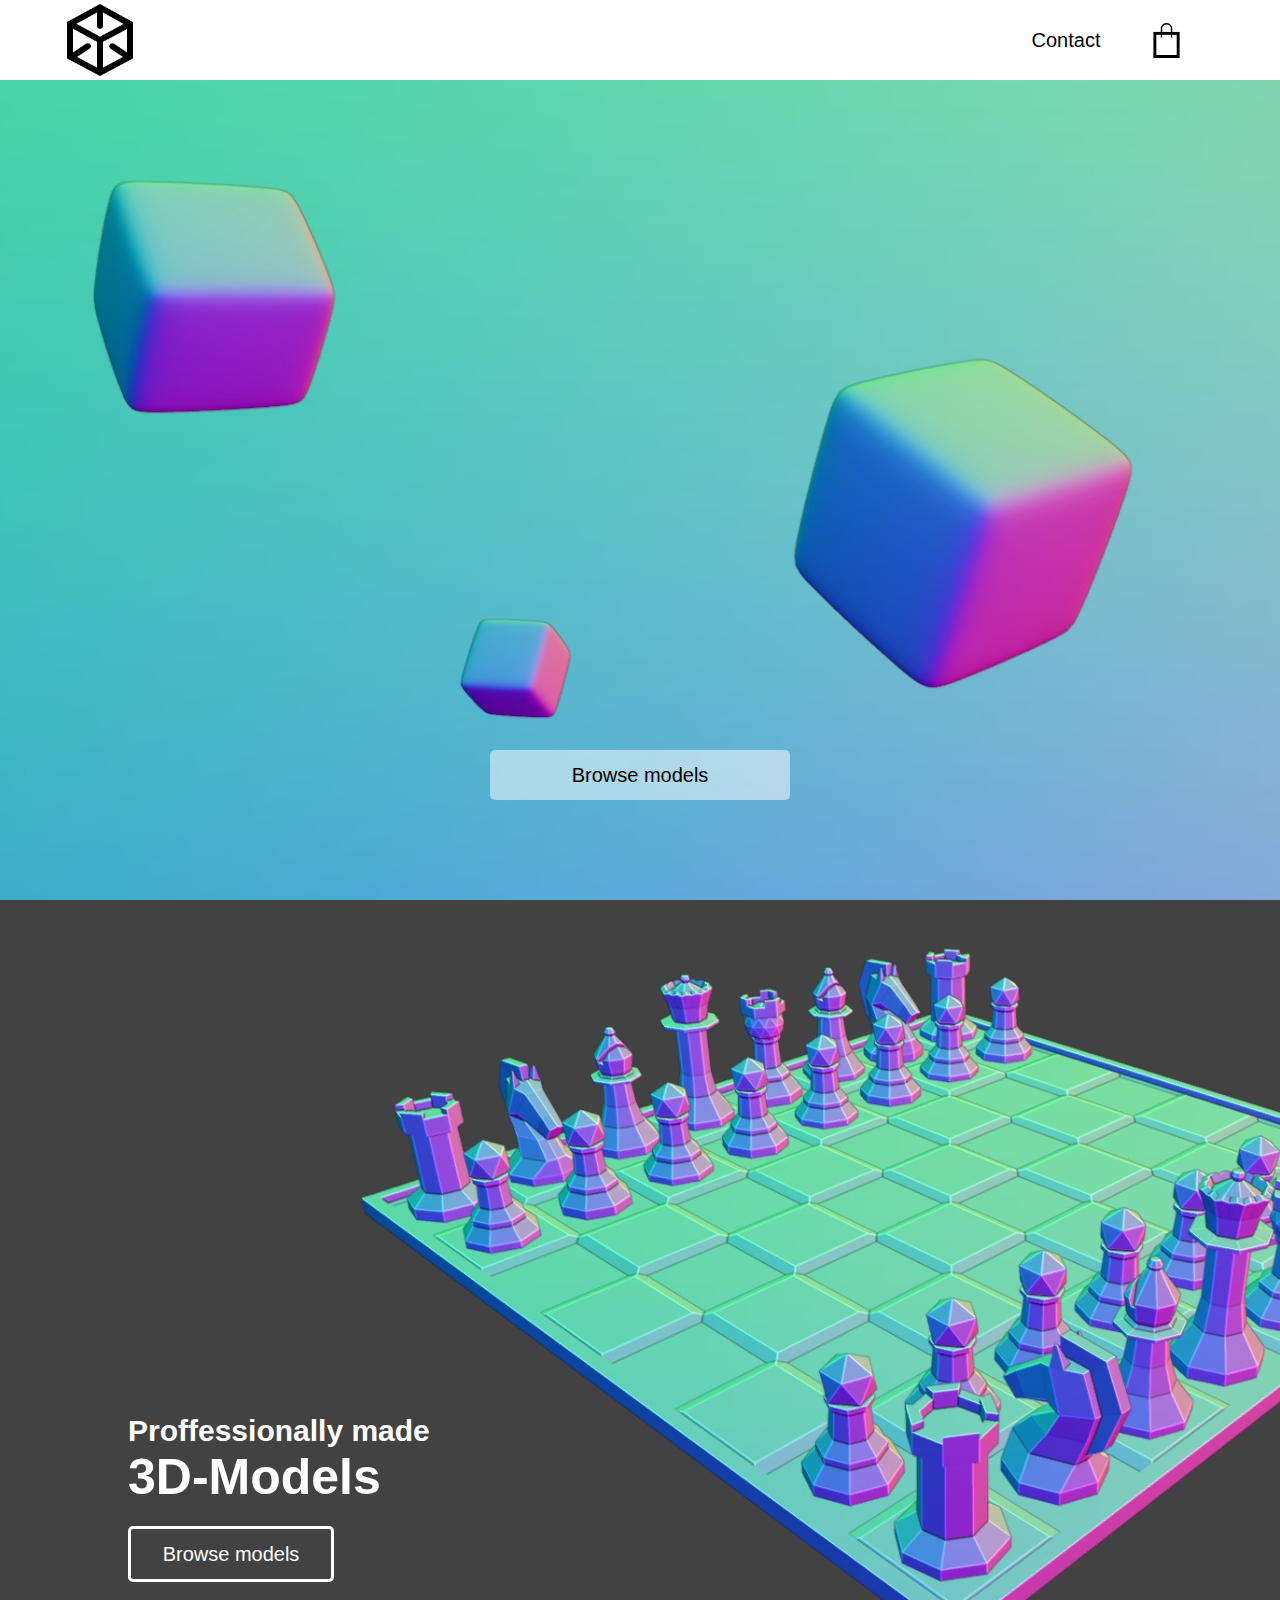
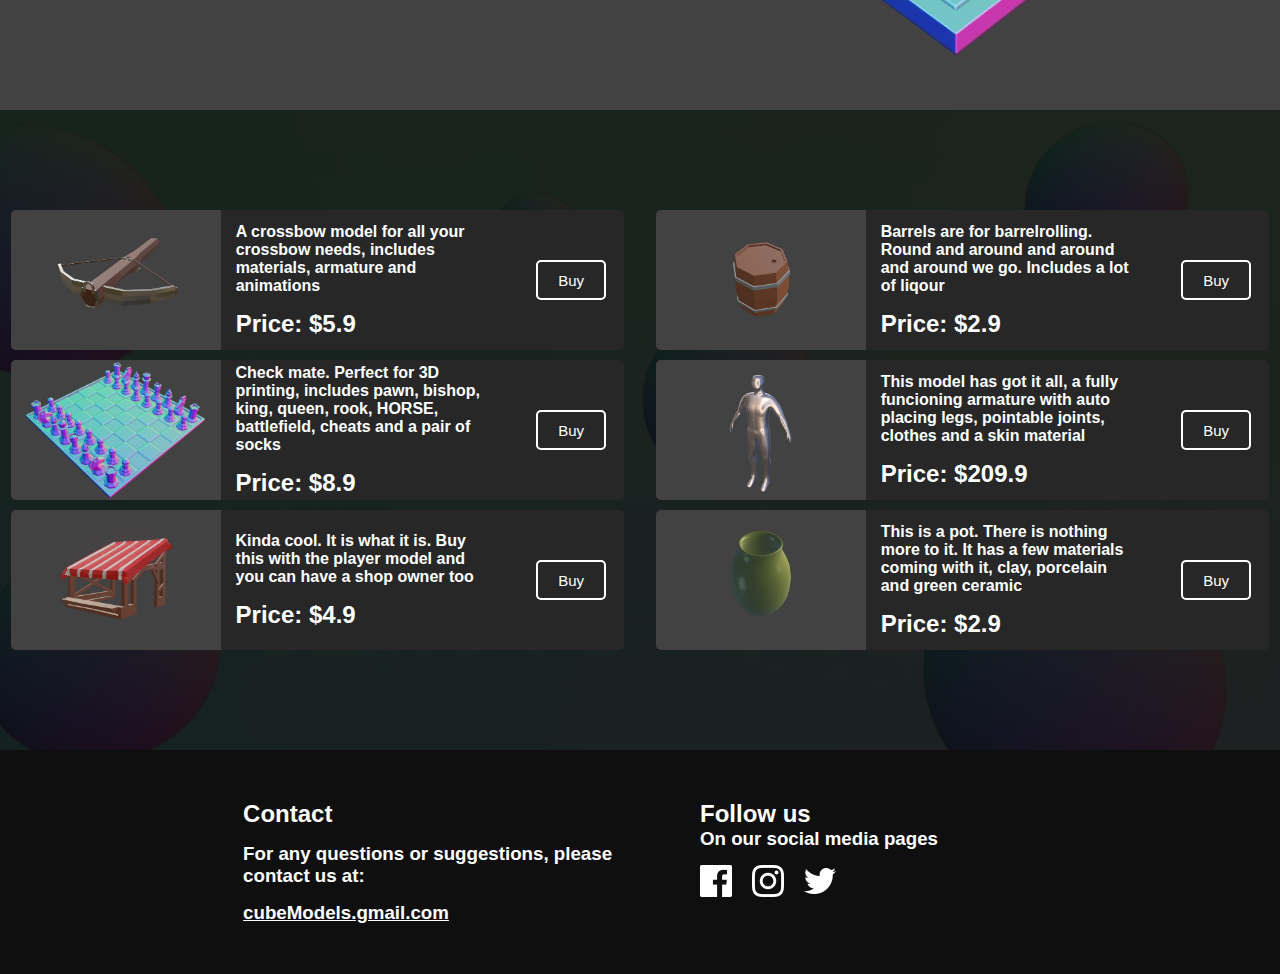
<file: index.html>
<!DOCTYPE html>
<html lang="en">
<head>
    <meta charset="UTF-8">
    <meta http-equiv="X-UA-Compatible" content="IE=edge">
    <meta name="viewport" content="width=device-width, initial-scale=1.0">
    <title>Cube Shop</title>
    <link rel="stylesheet" href="styles.css">
    <script src="code.js"></script>
</head>
<body>

    <div id="header" style="height: 80px;">
        <div class="innerHeader">
            <div class="logoContainer">
                <img src="images/logo.png" class="logo" alt="logo">
            </div> 
            <nav class="navigationContainer">
                <a href="#contactPage" style="color: black;" class="nav3">Contact</a>
                <i style="color: black;" class="nav4" id="cart-icon" onclick="openCart(), updateTotal()"><img src="images/cart.png" alt="cart" style="height: 35px;"></i>
            </nav>
        </div>
    </div>

    <div id="cart">
        <div class="closeCartDiv">
            <i id="closeCart"><img src="images/close.png" alt="close cart" onclick="closeCart()" class="closeIcon"></i>
        </div>
        <div class="cartTitle">
            <h1>Your Cart</h1>
        </div>
        <div class="cartContent"> 
        </div>
        <div class="total">
            <div class="totalTitle" id="totalPrice">Total</div>
            <div class="totalPrice">$0</div>
        </div>
        <button type="button" class="btnBuy">Buy Now</button>
    </div>
    
    <div class="p1Container">
        <div class="p1Buttons">
            <nav>
                <a href="#productPage" class="button1" style="color: black;">Browse models</a>
            </nav>
            
        </div>
    </div>

    <div class="p2Container">
        <div class="p2Items">
            <h3 class="p2Text">Proffessionally made<br><span>3D-Models</span></h3>
            <a href="#productPage" class="button2" style="color: white;">Browse models</a>
        </div>
    </div>

    <div class="p3Container">
        <div class="p3Bg">
            <a href="productPage"></a>
            <section id="productPage">
                <div class="p3Items">

                    <div class="product">

                        <div class="productBoxL">
                                <img src="images/armborstPic.jpg" class="itemPic shopItemImage" alt="crossbow">
                                <div class="shopItemTitle" style="display: none;">crossbow</div>
                                <div class="productInfo">
                                    <h4>A crossbow model for all your crossbow needs, includes materials, armature and animations</h4>
                                    <h2>Price: <span class="shopItemPrice">$5.9</span></h2>
                                </div>
                        </div>
                        <div class="productBoxR">
                            <button class="shopButton addToCart">Buy</button>
                        </div>
                    </div>
                    <div class="product">
                        <div class="productBoxL">
                                <img src="images/BarrelPic.jpg" class="itemPic shopItemImage" alt="barrel">
                                <div class="shopItemTitle" style="display: none;">barrel</div>
                                <div class="productInfo">
                                    <h4>Barrels are for barrelrolling. Round and around and around and around we go. Includes a lot of liqour</h4>
                                    <h2>Price: <span class="shopItemPrice">$2.9</span></h2>
                                </div>
                        </div>
                        <div class="productBoxR">
                            <button class="shopButton addToCart">Buy</button>
                        </div>
                    </div>
                    <div class="product">
                        <div class="productBoxL">
                                <img src="images/chessPic2.jpg" class="itemPic shopItemImage" alt="chess">
                                <div class="shopItemTitle" style="display: none;">chess</div>
                                <div class="productInfo">
                                    <h4>Check mate. Perfect for 3D printing, includes pawn, bishop, king, queen, rook, HORSE, battlefield, cheats and a pair of socks</h4>
                                    <h2>Price: <span class="shopItemPrice">$8.9</span></h2>
                                </div>
                        </div>
                        <div class="productBoxR">
                            <button class="shopButton addToCart">Buy</button>
                        </div>
                    </div>
                    <div class="product">
                        <div class="productBoxL">
                                <img src="images/Human2.jpg" class="itemPic shopItemImage" alt="human">
                                <div class="shopItemTitle" style="display: none;">human</div>
                                <div class="productInfo">
                                    <h4>This model has got it all, a fully funcioning armature with auto placing legs, pointable joints, clothes and a skin material</h4>
                                    <h2>Price: <span class="shopItemPrice">$209.9</span></h2>
                                </div>
                        </div>
                        <div class="productBoxR">
                            <button class="shopButton addToCart">Buy</button>
                        </div>
                    </div>
                    <div class="product">
                        <div class="productBoxL">
                                <img src="images/shopPic2.jpg" class="itemPic shopItemImage" alt="shop front">
                                <div class="shopItemTitle" style="display: none;">shop front</div>
                                <div class="productInfo">
                                    <h4>Kinda cool. It is what it is. Buy this with the player model and you can have a shop owner too</h4>
                                    <h2>Price: <span class="shopItemPrice">$4.9</span></h2>
                                </div>
                        </div>
                        <div class="productBoxR">
                            <button class="shopButton addToCart">Buy</button>
                        </div>
                    </div>
                    <div class="product">
                        <div class="productBoxL">
                                <img src="images/potPic.jpg" class="itemPic shopItemImage" alt="pot">
                                <div class="shopItemTitle" style="display: none;">pot</div>
                                <div class="productInfo">
                                    <h4>This is a pot. There is nothing more to it. It has a few materials coming with it, clay, porcelain and green ceramic</h4>
                                    <h2>Price: <span class="shopItemPrice">$2.9</span></h2>
                                </div>
                        </div>
                        <div class="productBoxR">
                            <button class="shopButton addToCart">Buy</button>
                        </div>
                    </div>
                </div>
            </section>
        </div>
    </div>

    <section id="contactPage">
        <div class="contactContainer">
            <div class="contactBox">
                <h2>Contact</h2>
                <h3>For any questions or suggestions, please contact us at:</h3>
                <h3> <a href="mailto:cubeModels.gmail.com" style="color:white;text-decoration:underline;">cubeModels.gmail.com</a></h3>
            </div>
            <div class="socialMediaBox">
                <h2>Follow us</h2>
                <h3>On our social media pages</h3>
                <div class="socialMedia">
                    <a href="https://www.facebook.com/"><img src="images/facebook.png" class="socialMediaIcon" alt="facebook"></a>
                    <a href="https://www.instagram.com/"><img src="images/instagram.png" class="socialMediaIcon" alt="instagram"></a>
                    <a href="https://www.twitter.com/"><img src="images/twitter.png" class="socialMediaIcon" alt="twitter"></a>
                </div>
            </div>
        </div>
    </section>
</body>
</html>
</file>
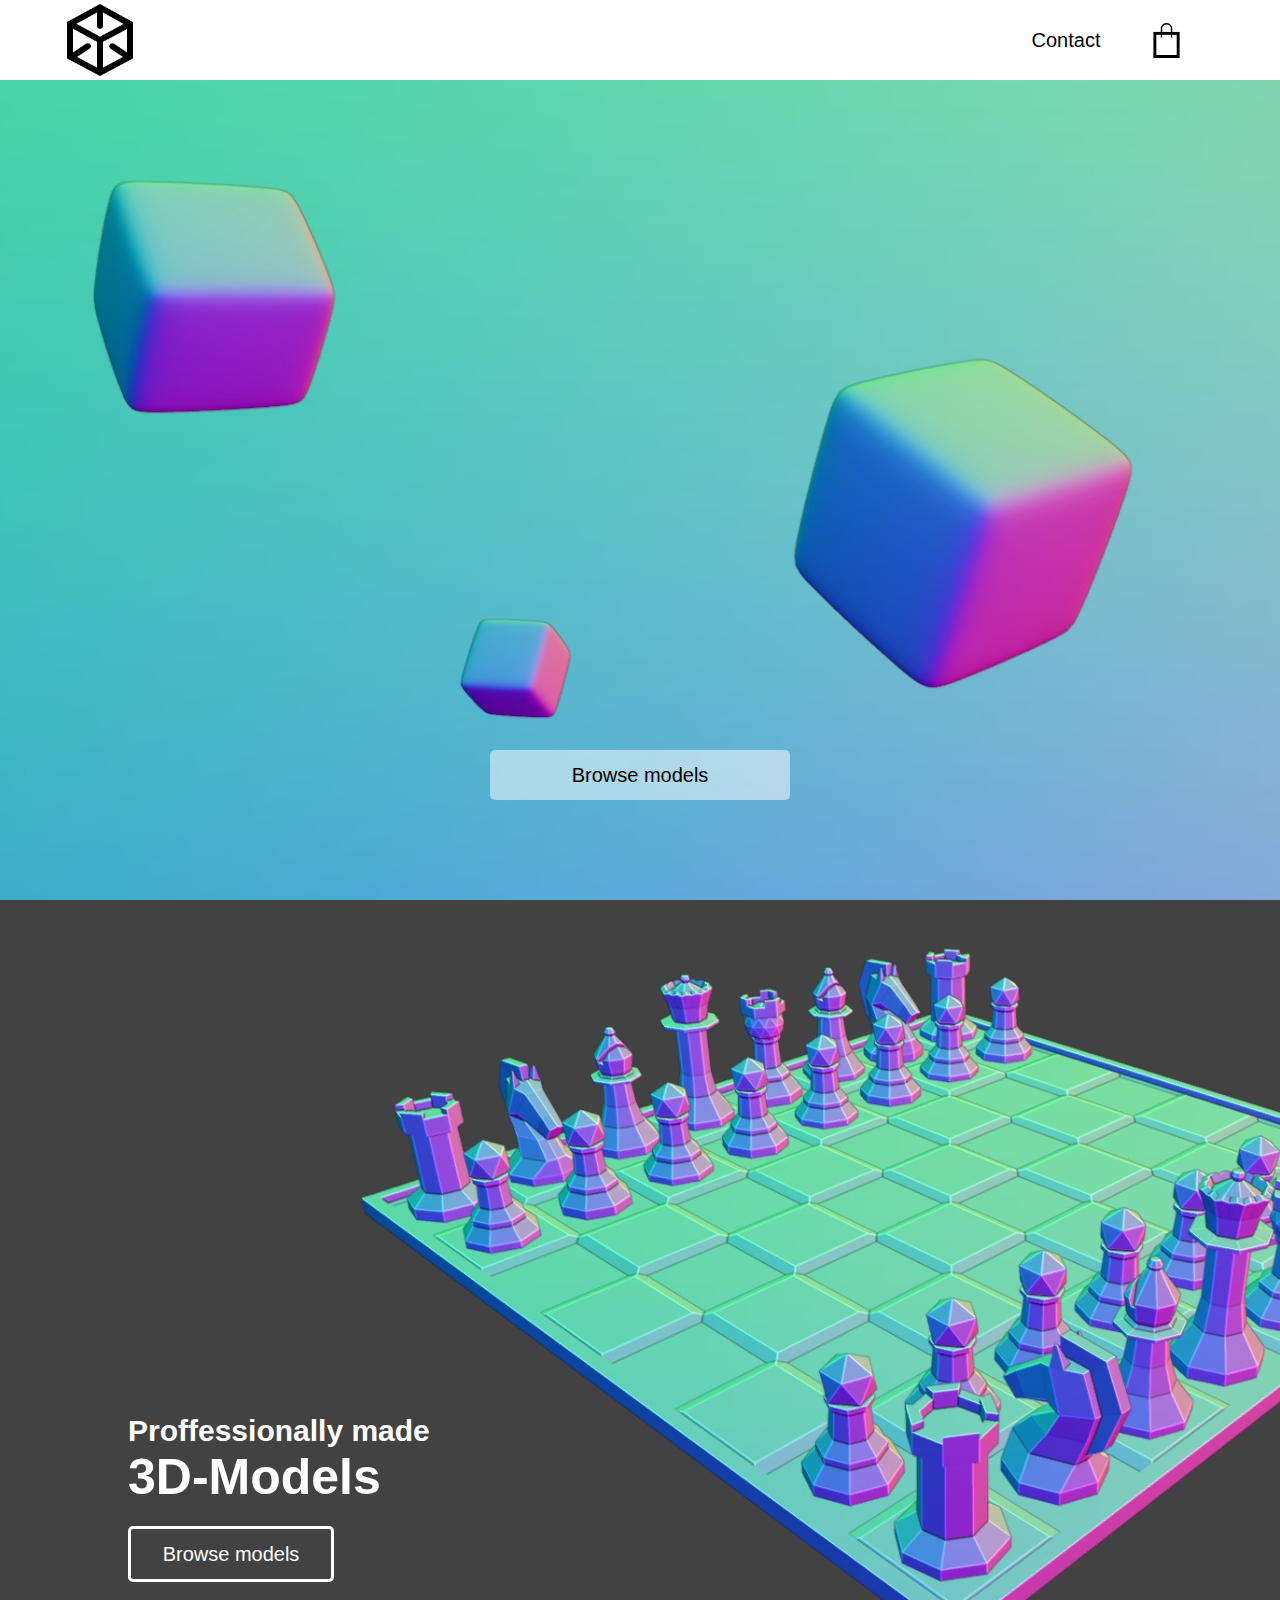
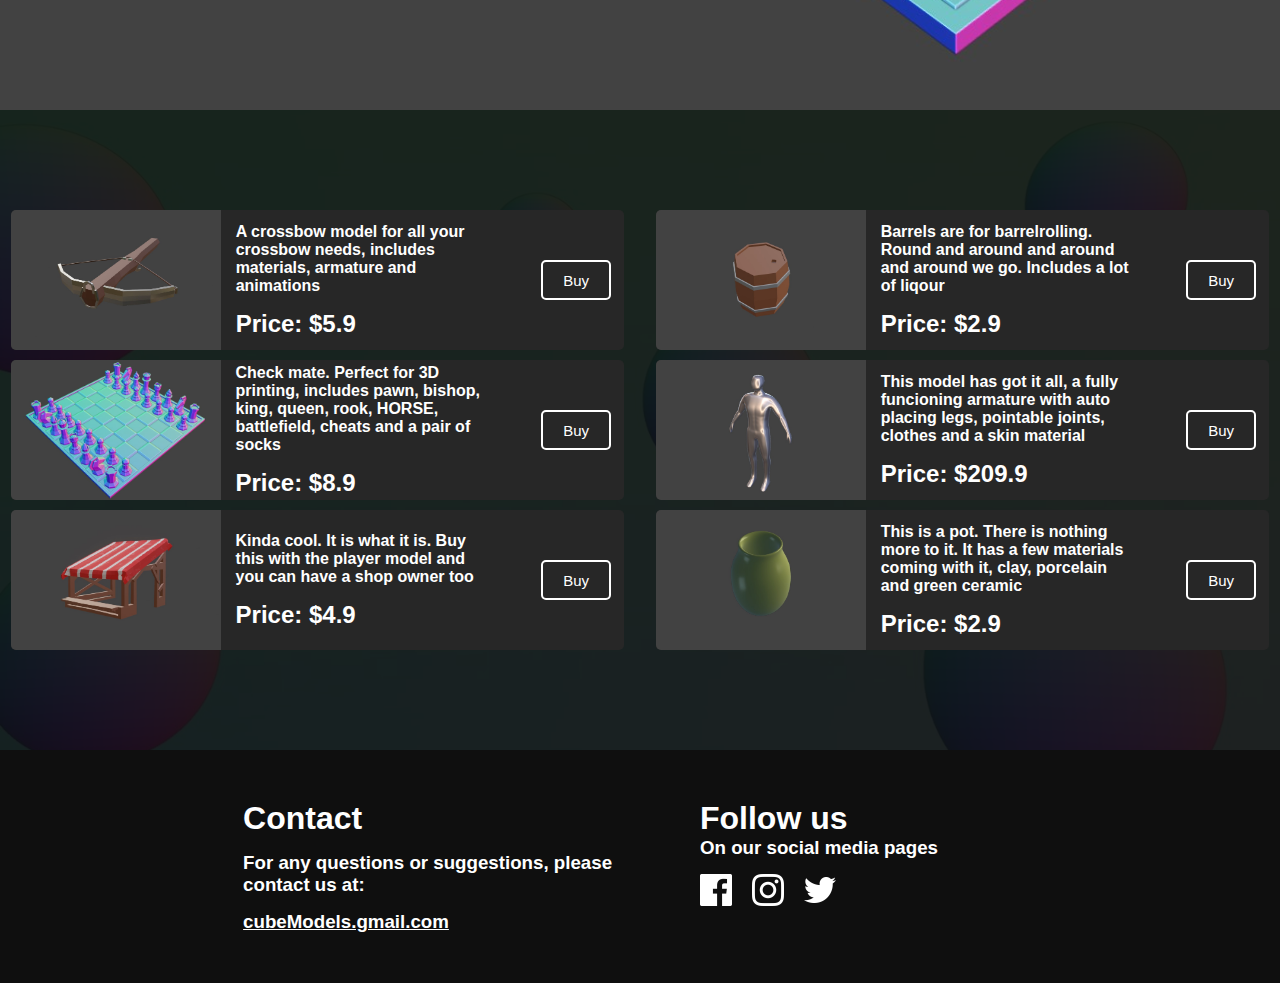
<file: 3D-model hemsida/index.html>
<!DOCTYPE html>
<html lang="en">
<head>
    <meta charset="UTF-8">
    <meta http-equiv="X-UA-Compatible" content="IE=edge">
    <meta name="viewport" content="width=device-width, initial-scale=1.0">
    <title>Cube Shop</title>
    <link rel="stylesheet" href="styles.css">
    <script src="code.js"></script>
</head>
<body>

    <div id="header">
        <div class="innerHeader">
            <div class="logoContainer">
                <img src="images/logo.png" class="logo">
            </div> 
            <nav class="navigationContainer">
                <a href="#contactPage" style="color: black;" class="nav3">Contact</a>
                <i style="color: black;" class="nav4" id="cart-icon" onclick="openCart(), updateTotal()"><img src="images/cart.png" style="height: 35px;"></i>
            </nav>
        </div>
    </div>

    <div id="cart">
        <div class="closeCartDiv">
            <i id="closeCart"><img src="images/close.png"  onclick="closeCart()" class="closeIcon"></i>
        </div>
        <div class="cartTitle">
            <h1>Your Cart</h1>
        </div>
        <div class="cartContent"> 
        </div>
        <div class="total">
            <div class="totalTitle" id="totalPrice">Total</div>
            <div class="totalPrice">$0</div>
        </div>
        <button type="button" class="btnBuy">Buy Now</button>
    </div>
    
    <div class="p1Container">
        <div class="p1Buttons">
            <nav>
                <a href="#productPage" class="button1" style="color: black;">Browse models</a>
            </nav>
            
        </div>
    </div>

    <div class="p2Container">
        <div class="p2Items">
            <h3 class="p2Text">Proffessionally made<br><span>3D-Models</span></h3>
            <a href="#productPage" class="button2" style="color: white;">Browse models</a>
        </div>
    </div>

    <div class="p3Container">
        <div class="p3Bg">
            <section id="productPage">
                <div href="productPage" class="p3Items">

                    <div class="product">

                        <div class="productBoxL">
                                <img src="images/armborstPic.jpg" class="itemPic shopItemImage">
                                <div class="shopItemTitle" style="display: none;">crossbow</div>
                                <div class="productInfo">
                                    <h4>A crossbow model for all your crossbow needs, includes materials, armature and animations</h3>
                                    <h2>Price: <span class="shopItemPrice">$5.9</span></h2>
                                </div>
                        </div>
                        <div class="productBoxR">
                            <button class="shopButton addToCart">Buy</button>
                        </div>
                    </div>
                    <div class="product">
                        <div class="productBoxL">
                                <img src="images/BarrelPic.jpg" class="itemPic shopItemImage">
                                <div class="shopItemTitle" style="display: none;">barrel</div>
                                <div class="productInfo">
                                    <h4>Barrels are for barrelrolling. Round and around and around and around we go. Includes a lot of liqour</h3>
                                    <h2>Price: <span class="shopItemPrice">$2.9</span></h2>
                                </div>
                        </div>
                        <div class="productBoxR">
                            <button class="shopButton addToCart">Buy</button>
                        </div>
                    </div>
                    <div class="product">
                        <div class="productBoxL">
                                <img src="images/chessPic2.jpg" class="itemPic shopItemImage">
                                <div class="shopItemTitle" style="display: none;">chess</div>
                                <div class="productInfo">
                                    <h4>Check mate. Perfect for 3D printing, includes pawn, bishop, king, queen, rook, HORSE, battlefield, cheats and a pair of socks</h3>
                                    <h2>Price: <span class="shopItemPrice">$8.9</span></h2>
                                </div>
                        </div>
                        <div class="productBoxR">
                            <button class="shopButton addToCart">Buy</button>
                        </div>
                    </div>
                    <div class="product">
                        <div class="productBoxL">
                                <img src="images/Human2.jpg" class="itemPic shopItemImage">
                                <div class="shopItemTitle" style="display: none;">human</div>
                                <div class="productInfo">
                                    <h4>This model has got it all, a fully funcioning armature with auto placing legs, pointable joints, clothes and a skin material</h3>
                                    <h2>Price: <span class="shopItemPrice">$209.9</span></h2>
                                </div>
                        </div>
                        <div class="productBoxR">
                            <button class="shopButton addToCart">Buy</button>
                        </div>
                    </div>
                    <div class="product">
                        <div class="productBoxL">
                                <img src="images/shopPic2.jpg" class="itemPic shopItemImage">
                                <div class="shopItemTitle" style="display: none;">shop front</div>
                                <div class="productInfo">
                                    <h4>Kinda cool. It is what it is. Buy this with the player model and you can have a shop owner too</h3>
                                    <h2>Price: <span class="shopItemPrice">$4.9</span></h2>
                                </div>
                        </div>
                        <div class="productBoxR">
                            <button class="shopButton addToCart">Buy</button>
                        </div>
                    </div>
                    <div class="product">
                        <div class="productBoxL">
                                <img src="images/potPic.jpg" class="itemPic shopItemImage">
                                <div class="shopItemTitle" style="display: none;">pot</div>
                                <div class="productInfo">
                                    <h4>This is a pot. There is nothing more to it. It has a few materials coming with it, clay, porcelain and green ceramic</h3>
                                    <h2>Price: <span class="shopItemPrice">$2.9</span></h2>
                                </div>
                        </div>
                        <div class="productBoxR">
                            <button class="shopButton addToCart">Buy</button>
                        </div>
                    </div>
                </div>
            </section>
        </div>
    </div>

    <section id="contactPage">
        <div class="contactContainer">
            <div class="contactBox">
                <h1>Contact</h1>
                <h3>For any questions or suggestions, please contact us at:</h3>
                <h3> <a href="mailto: cubeModels.gmail.com" style="color:white;text-decoration: underline;">cubeModels.gmail.com</a></h3>
            </div>
            <div class="socialMediaBox">
                <h1>Follow us</h1>
                <h3>On our social media pages</h3>
                <div class="socialMedia">
                    <a href="https://www.facebook.com/"><img src="images/facebook.png" class="socialMediaIcon"></a>
                    <a href="https://www.instagram.com/"><img src="images/instagram.png" class="socialMediaIcon"></a>
                    <a href="https://www.twitter.com/"><img src="images/twitter.png" class="socialMediaIcon"></a>
                </div>
            </div>
        </div>
    </section>
</body>
</html>
</file>
<file: styles.css>
* {
    margin:0;
    text-decoration: none;
    padding: 0;
    list-style: none;
    font-family: "Montserrat" , sans-serif;
    scroll-snap-type: y mandatory;
    scroll-behavior: smooth;
}

#header{
    display: flex;
    justify-content: center;
    width: 100%;
    height: 80px;
    position: fixed;
    background-color: white;

    transition: 0.1s;
}

.innerHeader{
    display: flex;
    width: 90%;
}

.logoContainer{
    display: flex;
    align-items: center;
}

.logo{
    height: 90%;
}

.navigationContainer{
    display: flex;
    justify-content: flex-end;
    align-items: center;
    width: 100%;
    font-size: 20px;
}

.nav1{
    display: flex;
    align-items: center;
    justify-content: center;
    background-color: white;
    width: 100px;
    height: 100%;
    transition-duration: 0.1s;
}
.nav1:hover{
    background-color: rgb(236, 236, 236);
}
.nav2{
    display: flex;
    align-items: center;
    justify-content: center;
    background-color: white;
    width: 100px;
    height: 100%;
    transition-duration: 0.1s;
}
.nav2:hover{
    background-color: rgb(236, 236, 236);
}
.nav3{
    display: flex;
    align-items: center;
    justify-content: center;
    background-color: white;
    width: 100px;
    height: 100%;
    transition-duration: 0.1s;
}
.nav3:hover{
    background-color: rgb(236, 236, 236);
}
.nav4{
    display: flex;
    align-items: center;
    justify-content: center;
    background-color: white;
    width: 100px;
    height: 100%;
    transition-duration: 0.1s;
    cursor: pointer;
}
.nav4:hover{
    background-color: rgb(236, 236, 236);
}


.p1Container{
    display: flex;
    flex-direction: column-reverse;
    width: 100%;
    height: 100vh;
    min-height: 500px;
    background-image: url("images/cubeBG.jpg");
    background-size: cover;
}

.p1Buttons{
    display: flex;
    justify-content: center;
    align-items: flex-end;
    padding-bottom: 100px;
}

.button1{
    display: flex;
    justify-content: center;
    align-items: center;
    border-radius: 5px;
    border: none;
    background-color: rgba(255, 255, 255, 0.5);
    height: 50px;
    width: 300px;
    cursor: pointer;
    font-size: 20px;
    transition-duration: 0.2s;
}
.button1:hover{
    background-color: rgb(255, 255, 255, 0.8);
}

.p1text{
    display: flex;
    flex-direction: column;
    justify-content: flex-start;
    align-items: flex-start;
    color: white;
    font-size: 30px;
    font-weight: bold;
}

.p2Container{
    display: flex;
    background-image: url("images/chessPic.jpg");
    background-size: cover;
    background-position: 80px;
    width: 100%;
    height: 90vh;
    min-height: 400px;
    align-items: flex-end;
}

.p2Items{
    padding-bottom: 10%;
    padding-left: 10%;
}
.p2Items span{
    font-size: 50px;
    font-weight: bold;
}
.p2Text{
    color: white;
    font-size: 30px;
}
.button2{
    display: flex;
    justify-content: center;
    align-items: center;
    border-radius: 5px;
    border: solid;
    border-color: white;
    background-color: rgba(0, 0, 0, 0);
    height: 50px;
    width: 200px;
    color: white;
    cursor: pointer;
    font-size: 20px;
    margin-top: 20px;
    transition-duration: 0.2s;
}
.button2:hover{
    background-color: rgba(255, 255, 255, 0.24);
}

.p3Container{
    display: flex;
    background-image: url("images/bg\ with\ spheres.jpg");
    background-size: cover;
    align-items: flex-end;
    width: 100%;
}

.p3Bg{
    display: flex;
    justify-content: center;
    align-items: center;
    width: 100%;
    height: 80%;
    padding-top: 100px;
    padding-bottom: 100px;
    background-color: rgba(16, 16, 16, 0.9);
}

.p3Items{
    display: flex;
    justify-content: space-around;
    width: 100%;
    gap: 10px;
    flex-wrap: wrap;
}

.product{
    display: flex;
    align-items: center;
    justify-content: space-between;
    padding-right: 1%;
    width: 45%;
    height: 140px;
    min-width: 600px;
    background-color: rgb(39, 39, 39);
    border-radius: 5px;
    gap: 5%;
    color: white;
}

.itemPic{
    height: 140px;
    border-top-left-radius: 5px;
    border-bottom-left-radius: 5px;
}

.productBoxL{
    display: flex;
    justify-content: flex-start;
    align-items: center;
    gap: 3%;
    width: 80%;
}

.productBoxR{
    display: flex;
    justify-content: flex-end;
    margin-right: 5px;
}

.productInfo{
    display: flex;
    flex-direction: column;
    gap: 15px;
}

.shopButton{
    display: flex;
    justify-content: center;
    align-items: center;
    border: solid;
    cursor: pointer;

    border-radius: 5px;
    border-width: 2px;
    height: 40px;
    width: 70px;
    font-size: 15px;

    background-color: rgba(0, 0, 0, 0);
    color: rgb(255, 255, 255);
    border-color: white;

    transition-duration: 0.2s;
}
.shopButton:hover{
    background-color: rgba(255, 255, 255, 0.24);
}

#cart{
    position: fixed;
    right: -100%;
    width: 30%;
    background-color: white;
    height: 100%;
    display: flex;
    flex-direction: column;
    box-shadow: -3px 0px 10px 0px rgba(0, 0, 0, 0.589);
    transition: 0.3s;
}

.cartTitle{
    display: flex;
    justify-content: center;
    padding-top: 50px;
    width: 100%;
}

.cartImg{
    height: 100px;
    padding-left: 10px;
}

.closeCartDiv{
    display: flex;
    justify-content: flex-end;
    width: 100%;
}

#closeCart{
    display: flex;
    padding-left: 100%;
}

.closeIcon{
    height: 30px;
    cursor: pointer;
}

.btnBuy{
    display: flex;
    justify-content: center;
    height: 50px;
    width: 100px;
}

.cartBox{
    display: flex;
    justify-content: flex-start;
    align-items: center;
    width: 100%;
    gap: 10px;
}

.cartContent{
    display: flex;
    gap: 10px;
    flex-direction: column;
    padding-top: 20px;
}

.detailBox{
    display: flex;
    flex-direction: column;
    width: 100%;
    height: 100%;
    gap: 10px;
}

.cartQuantity{
    width: 40px;
}

.cartPrice{
    font-weight: 600;
}

.cartRemove{
    padding-right: 10px;
    cursor: pointer;
    justify-self: flex-end;
}

.removeIcon{
    height: 30px;
}

.total{
    display: flex;
    justify-self: flex-end;
    justify-content: flex-end;
    width: 90%;
    gap: 10px;
    margin-right: 10px;
    margin-left: 10px;
    margin-top: 10px;
    padding-top: 5px;
    border-top: solid;
    border-top-width: 1.5px;
}

.trashImg{
    height: 40px;
}

.totalTitle{
    font-weight: 600;
}

.btnBuy{
    display: flex;
    justify-content: center;
    align-items: center;
    border-radius: 5px;
    background-color: rgb(228, 228, 228);
    height: 50px;
    width: 200px;
    color: rgb(0, 0, 0);
    cursor: pointer;
    font-size: 20px;
    margin-top: 20px;
    align-self: center;
    transition: 0.2s;
}
.btnBuy:hover{
    background-color: rgb(171, 255, 206);
}

.addedProduct{
    display:flex;
    width: 100%;
    justify-content: center;
    align-items: center;
    gap: 10px;
}
#contactPage{
    display: flex;
    justify-content: center;
    align-items: center;
    width: 100%;
    height: 100%;
    background-color: rgb(15, 15, 15);
    color: rgb(255, 255, 255);
}

.contactContainer{
    display: flex;
    padding-top: 50px;
    padding-bottom: 50px;
    padding-left: 20px;
    padding-right: 20px;
    gap: 10px;
}

.contactBox{
    display: flex;
    flex-direction: column;
    gap: 15px;
    width: 50%;
}

.socialMediaBox{
    padding-left: 50px;
}

.socialMedia{
    display: flex;
    gap: 20px;
    padding-top: 15px;
}

@media (max-width: 1200px){
    #cart{
        width: 100%;
        align-items: center;
    }
    .cartContent{
        width: 50%;
        min-width: 325px;
    }
    .total{
        width: 50%;
    }
    .p2Container{
        background-position: -300px;
    }
}

@media (max-width: 625px){
    .productInfo h4{
        font-size: 0%;
    }

    .product{
        min-width: 400px;
    }
    .contactContainer{
        flex-direction: column;
        align-items: center;
    }
    .contactBox{
        width: 90%;
    }
    .socialMediaBox{
        width: 90%;
        padding: 0;
        padding-top: 15px;
        margin-top: 30px;
        border-top-width: 5px;
        border-top: solid;
    }
}

@media (max-width: 425px){
    .product{
        min-width: 400px;
        flex-direction: column;
        height: fit-content;
        width: fit-content;

        min-width: 0;
        padding: 0;
        margin: 0;
        gap: 0;
    }
    .itemPic{
        border-radius: 5px;
    }
    .productBoxL{
        flex-direction: column;
        width: fit-content;
    }
    .productBoxR{
        margin: 0;
        margin-top: 10px;
        margin-bottom: 10px;
    }
    .addedProduct{
        flex-direction: column;
        align-items: center;
        margin: 0;
        padding: 0;
        gap: 10px;
    }
    .detailBox{
        align-items: center;
        padding: 0;
    }
    .cartImg{
        padding: 0;
        margin: 0;
    }
    .trashImg{
        padding: 0;
    }
}
</file>
<file: 3D-model hemsida/styles.css>
* {
    margin:0;
    text-decoration: none;
    padding: 0;
    list-style: none;
    font-family: "Montserrat" , sans-serif;
    scroll-snap-type: y mandatory;
    scroll-behavior: smooth;
}

#header{
    display: flex;
    justify-content: center;
    width: 100%;
    height: 80px;
    position: fixed;
    background-color: white;

    transition: 0.1s;
}

.innerHeader{
    display: flex;
    width: 90%;
}

.logoContainer{
    display: flex;
    align-items: center;
}

.logo{
    height: 90%;
}

.navigationContainer{
    display: flex;
    justify-content: flex-end;
    align-items: center;
    width: 100%;
    font-size: 20px;
}

.nav1{
    display: flex;
    align-items: center;
    justify-content: center;
    background-color: white;
    width: 100px;
    height: 100%;
    transition-duration: 0.1s;
}
.nav1:hover{
    background-color: rgb(236, 236, 236);
}
.nav2{
    display: flex;
    align-items: center;
    justify-content: center;
    background-color: white;
    width: 100px;
    height: 100%;
    transition-duration: 0.1s;
}
.nav2:hover{
    background-color: rgb(236, 236, 236);
}
.nav3{
    display: flex;
    align-items: center;
    justify-content: center;
    background-color: white;
    width: 100px;
    height: 100%;
    transition-duration: 0.1s;
}
.nav3:hover{
    background-color: rgb(236, 236, 236);
}
.nav4{
    display: flex;
    align-items: center;
    justify-content: center;
    background-color: white;
    width: 100px;
    height: 100%;
    transition-duration: 0.1s;
    cursor: pointer;
}
.nav4:hover{
    background-color: rgb(236, 236, 236);
}


.p1Container{
    display: flex;
    flex-direction: column-reverse;
    width: 100%;
    height: 100vh;
    min-height: 500px;
    background-image: url("images/cubeBG.jpg");
    background-size: cover;
}

.p1Buttons{
    display: flex;
    justify-content: center;
    align-items: flex-end;
    padding-bottom: 100px;
}

.button1{
    display: flex;
    justify-content: center;
    align-items: center;
    border-radius: 5px;
    border: none;
    background-color: rgba(255, 255, 255, 0.5);
    height: 50px;
    width: 300px;
    cursor: pointer;
    font-size: 20px;
    transition-duration: 0.2s;
}
.button1:hover{
    background-color: rgb(255, 255, 255, 0.8);
}

.p1text{
    display: flex;
    flex-direction: column;
    justify-content: flex-start;
    align-items: flex-start;
    color: white;
    font-size: 30px;
    font-weight: bold;
}

.p2Container{
    display: flex;
    background-image: url("images/chessPic.jpg");
    background-size: cover;
    background-position: 80px;
    width: 100%;
    height: 90vh;
    min-height: 400px;
    align-items: flex-end;
}

.p2Items{
    padding-bottom: 10%;
    padding-left: 10%;
}
.p2Items span{
    font-size: 50px;
    font-weight: bold;
}
.p2Text{
    color: white;
    font-size: 30px;
}
.button2{
    display: flex;
    justify-content: center;
    align-items: center;
    border-radius: 5px;
    border: solid;
    border-color: white;
    background-color: rgba(0, 0, 0, 0);
    height: 50px;
    width: 200px;
    color: white;
    cursor: pointer;
    font-size: 20px;
    margin-top: 20px;
    transition-duration: 0.2s;
}
.button2:hover{
    background-color: rgba(255, 255, 255, 0.24);
}

.p3Container{
    display: flex;
    background-image: url("images/bg\ with\ spheres.jpg");
    background-size: cover;
    align-items: flex-end;
    width: 100%;
}

.p3Bg{
    display: flex;
    justify-content: center;
    align-items: center;
    width: 100%;
    height: 80%;
    padding-top: 100px;
    padding-bottom: 100px;
    background-color: rgba(16, 16, 16, 0.9);
}

.p3Items{
    display: flex;
    justify-content: space-around;
    width: 100%;
    gap: 10px;
    flex-wrap: wrap;
}

.product{
    display: flex;
    align-items: center;
    justify-content: space-between;
    padding-right: 1%;
    width: 45%;
    height: 140px;
    min-width: 600px;
    background-color: rgb(39, 39, 39);
    border-radius: 5px;
    gap: 5%;
    color: white;
}

.itemPic{
    height: 140px;
    border-top-left-radius: 5px;
    border-bottom-left-radius: 5px;
}

.productBoxL{
    display: flex;
    justify-content: flex-start;
    align-items: center;
    gap: 3%;
    width: 80%;
}

.productBoxR{
    display: flex;
    justify-content: flex-end;
}

.productInfo{
    display: flex;
    flex-direction: column;
    gap: 15px;
}

.shopButton{
    display: flex;
    justify-content: center;
    align-items: center;
    border: solid;
    cursor: pointer;

    border-radius: 5px;
    border-width: 2px;
    height: 40px;
    width: 70px;
    font-size: 15px;

    background-color: rgba(0, 0, 0, 0);
    color: rgb(255, 255, 255);
    border-color: white;

    transition-duration: 0.2s;
}
.shopButton:hover{
    background-color: rgba(255, 255, 255, 0.24);
}

#cart{
    position: fixed;
    right: -100%;
    width: 30%;
    background-color: white;
    height: 100%;
    display: flex;
    flex-direction: column;
    box-shadow: -3px 0px 10px 0px rgba(0, 0, 0, 0.589);
    transition: 0.3s;
}

.cartTitle{
    display: flex;
    justify-content: center;
    padding-top: 50px;
    width: 100%;
}

.cartImg{
    height: 100px;
    padding-left: 10px;
}

.closeCartDiv{
    display: flex;
    justify-content: flex-end;
    width: 100%;
}

#closeCart{
    display: flex;
    padding-left: 100%;
}

.closeIcon{
    height: 30px;
    cursor: pointer;
}

.btnBuy{
    display: flex;
    justify-content: center;
    height: 50px;
    width: 100px;
}

.cartBox{
    display: flex;
    justify-content: flex-start;
    align-items: center;
    width: 100%;
    gap: 10px;
}

.cartContent{
    display: flex;
    gap: 10px;
    flex-direction: column;
    padding-top: 20px;
}

.detailBox{
    display: flex;
    flex-direction: column;
    width: 100%;
    height: 100%;
    gap: 10px;
}

.cartQuantity{
    width: 40px;
}

.cartPrice{
    font-weight: 600;
}

.cartRemove{
    padding-right: 10px;
    cursor: pointer;
    justify-self: flex-end;
}

.removeIcon{
    height: 30px;
}

.total{
    display: flex;
    justify-self: flex-end;
    justify-content: flex-end;
    gap: 10px;
    margin-right: 10px;
    margin-left: 10px;
    margin-top: 10px;
    padding-top: 5px;
    border-top: solid;
    border-top-width: 1.5px;
}

.trashImg{
    height: 40px;
}

.totalTitle{
    font-weight: 600;
}

.btnBuy{
    display: flex;
    justify-content: center;
    align-items: center;
    border-radius: 5px;
    background-color: rgb(228, 228, 228);
    height: 50px;
    width: 200px;
    color: rgb(0, 0, 0);
    cursor: pointer;
    font-size: 20px;
    margin-top: 20px;
    align-self: center;
    transition: 0.2s;
}
.btnBuy:hover{
    background-color: rgb(171, 255, 206);
}

.addedProduct{
    display:flex;
    width: 100%;
    justify-content: center;
    align-items: center;
    gap: 10px;
}
#contactPage{
    display: flex;
    justify-content: center;
    align-items: center;
    width: 100%;
    height: 100%;
    background-color: rgb(15, 15, 15);
    color: rgb(255, 255, 255);
}

.contactContainer{
    display: flex;
    padding-top: 50px;
    padding-bottom: 50px;
    padding-left: 20px;
    padding-right: 20px;
    gap: 10px;
}

.contactBox{
    display: flex;
    flex-direction: column;
    gap: 15px;
    width: 50%;
}

.socialMediaBox{
    padding-left: 50px;
}

.socialMedia{
    display: flex;
    gap: 20px;
    padding-top: 15px;
}

@media (max-width: 1200px){
    #cart{
        width: 75%;
        align-items: center;
    }
    .cartContent{
        width: 50%;
        min-width: 325px;
    }
    .total{
        width: 50%;
        min-width: 325px;
    }
    .p2Container{
        background-position: -300px;
    }
}

@media (max-width: 800px){
    .productInfo h4{
        font-size: 0%;
    }
    .product{
        min-width: 500px;
    }
}
</file>
